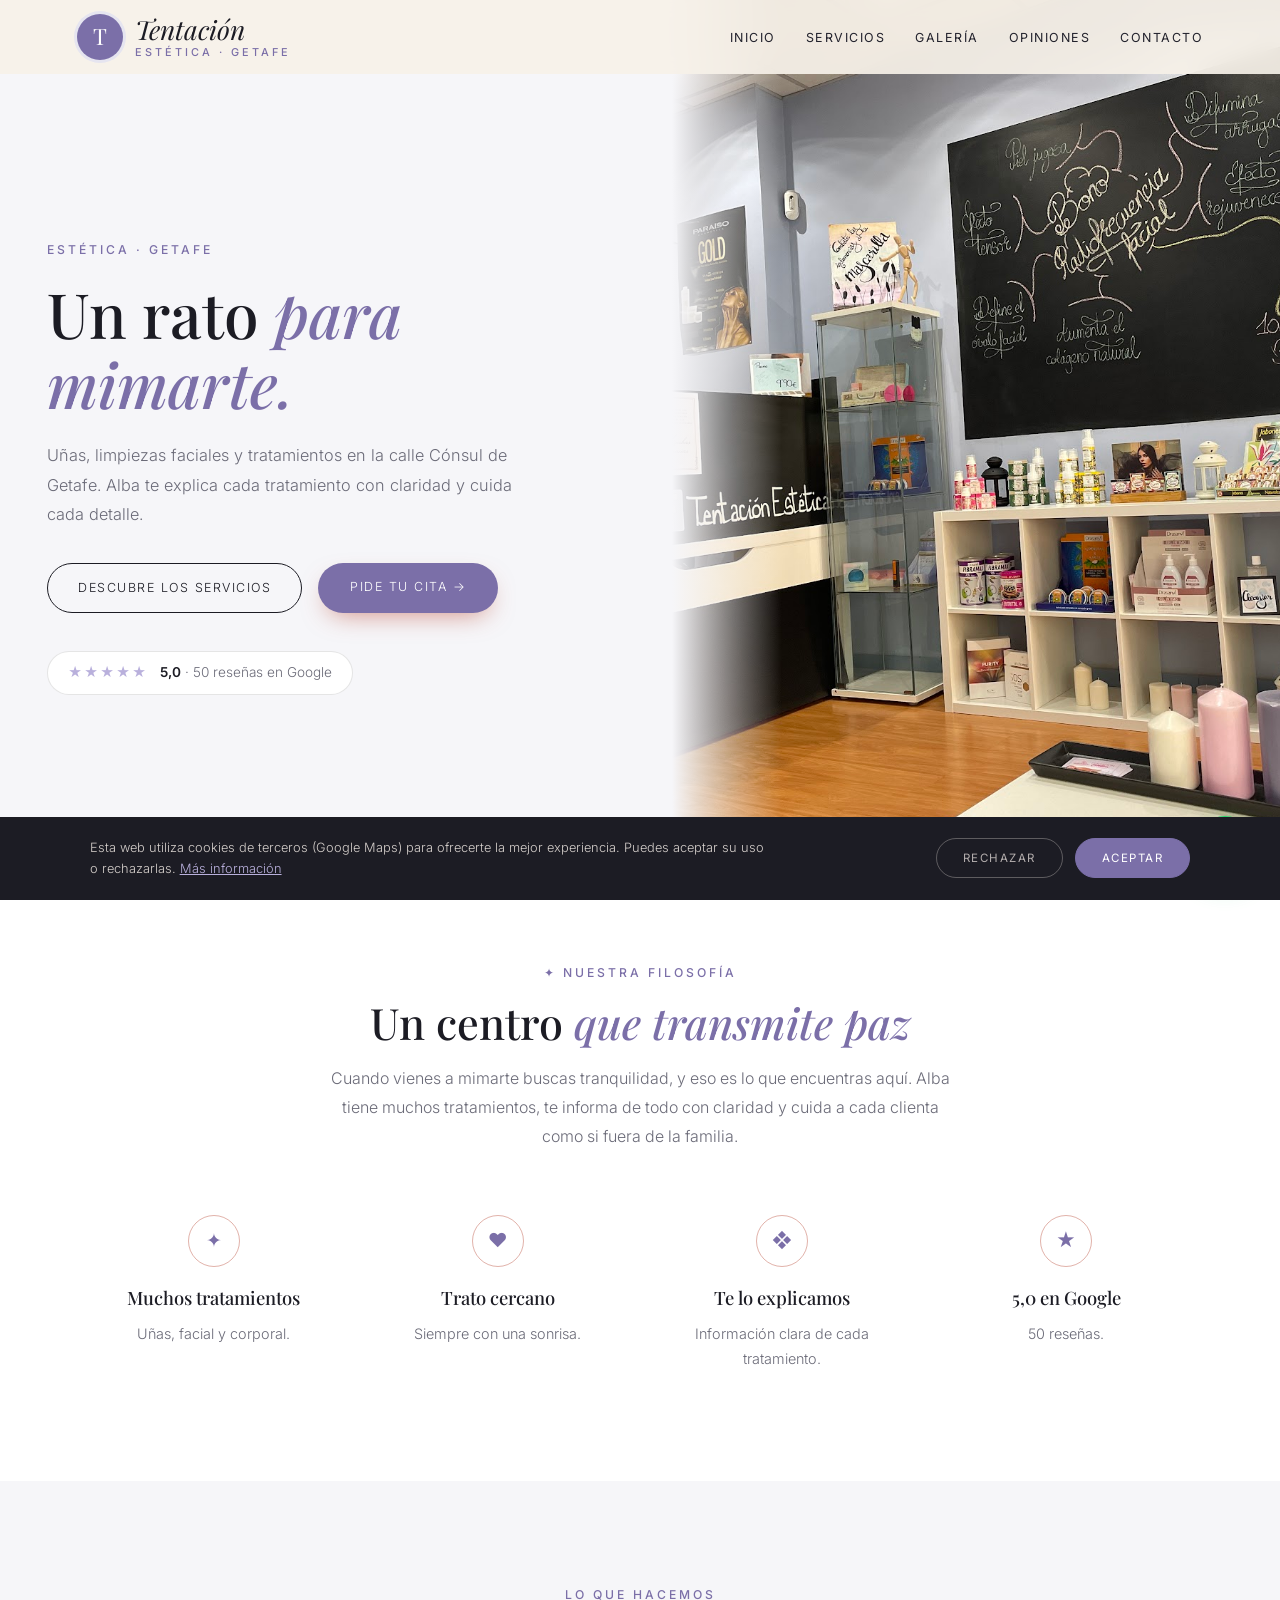
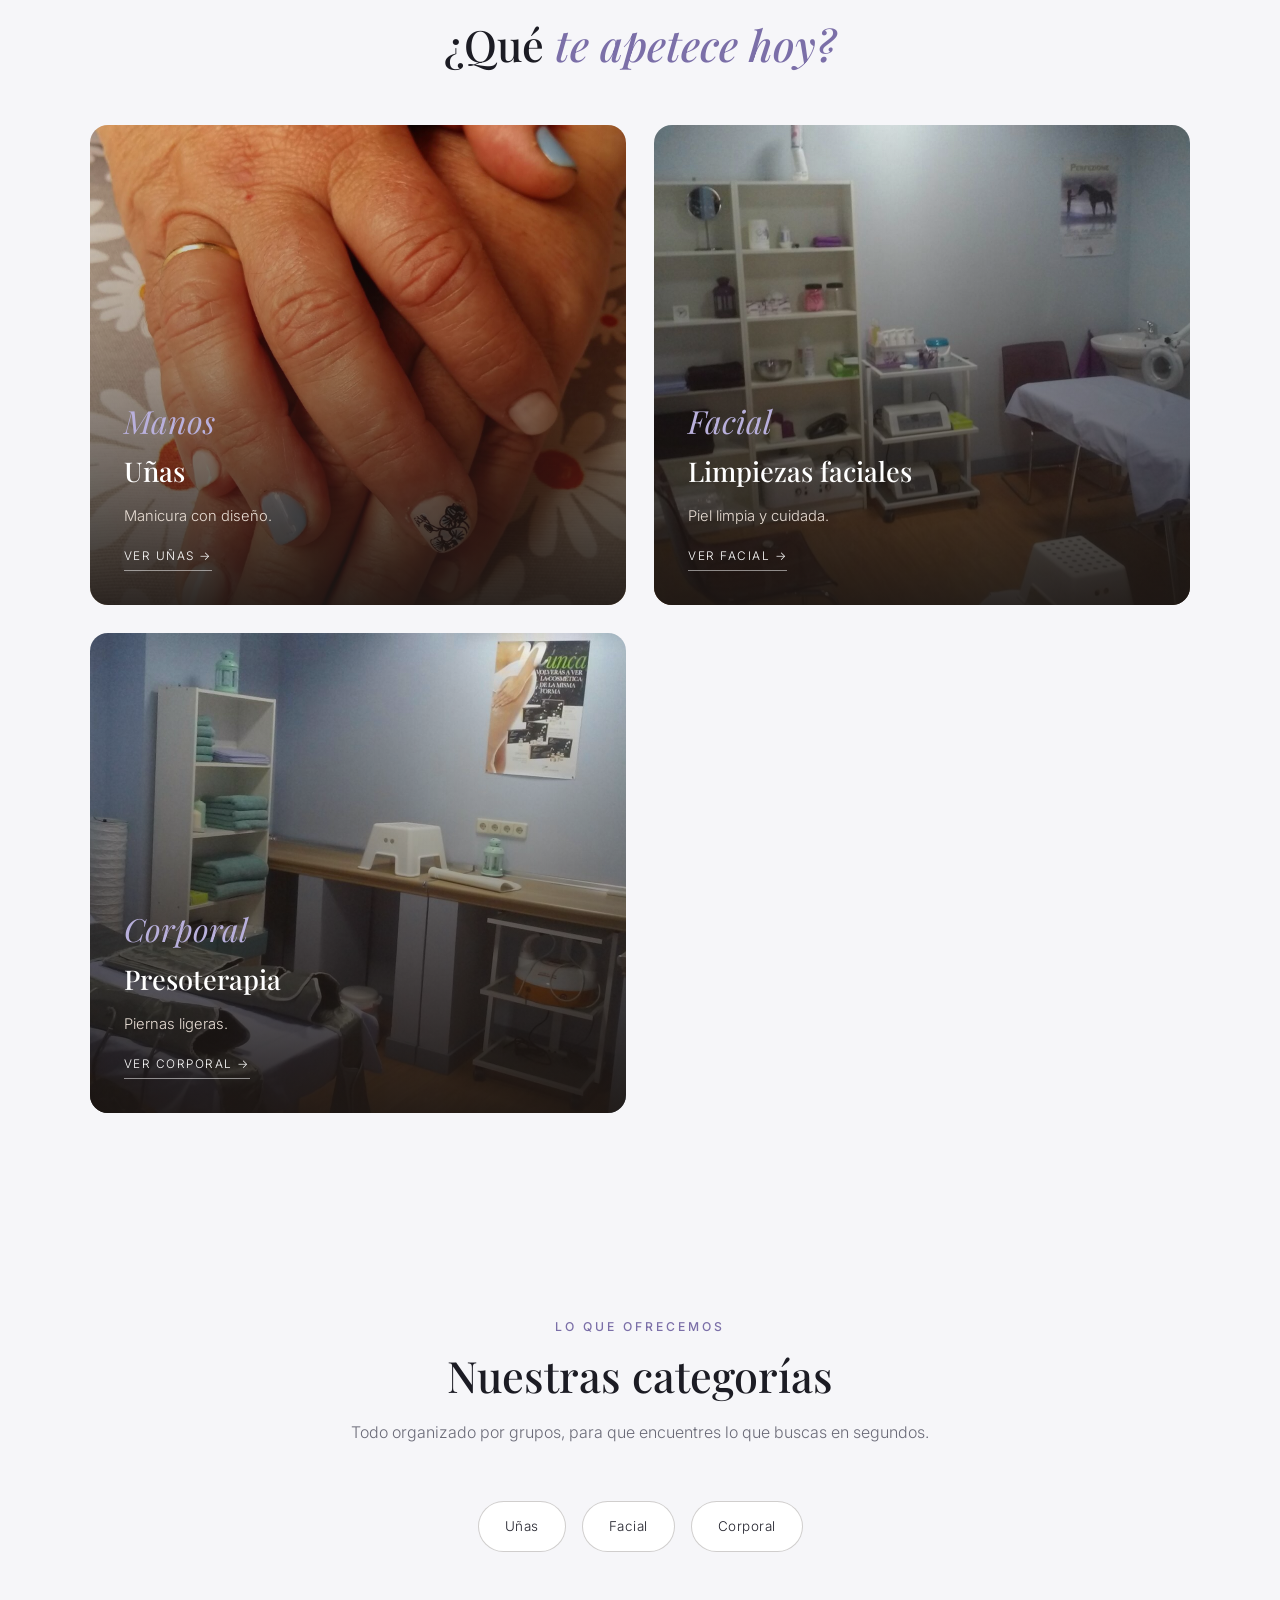
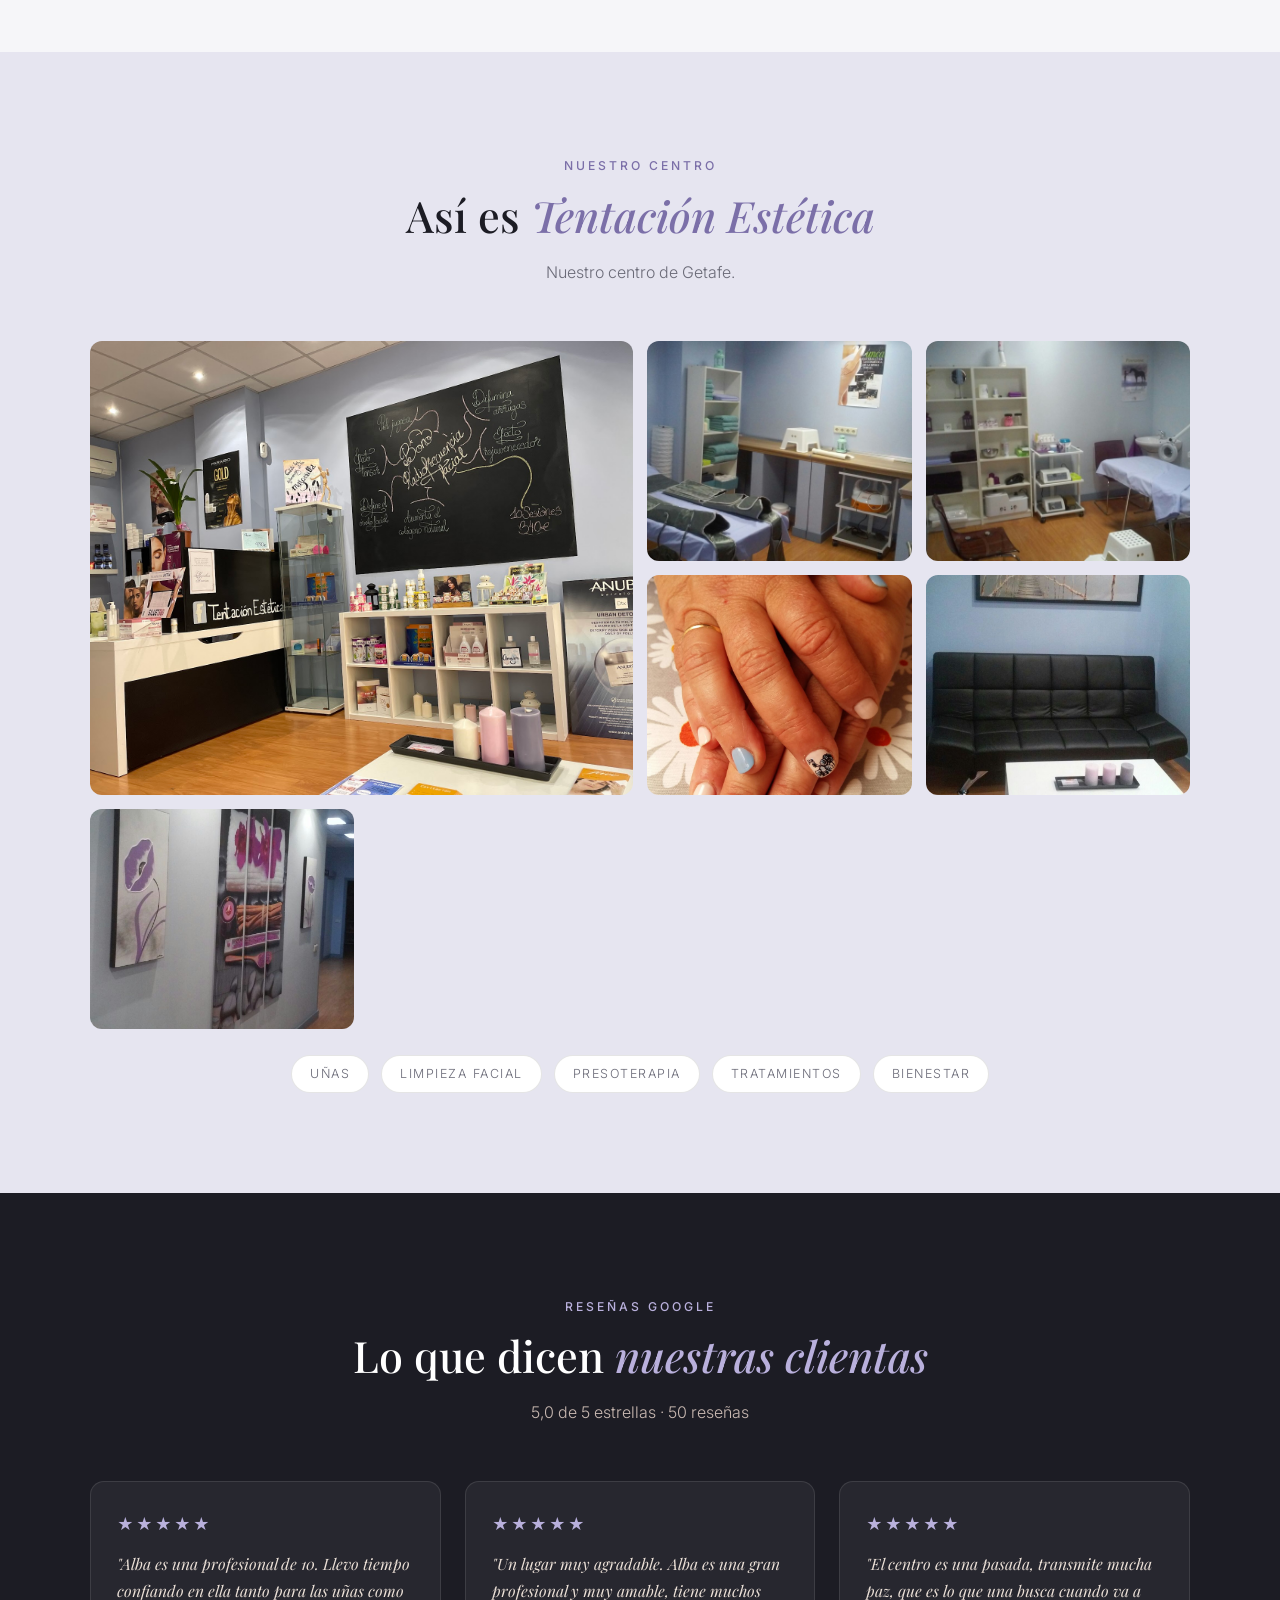
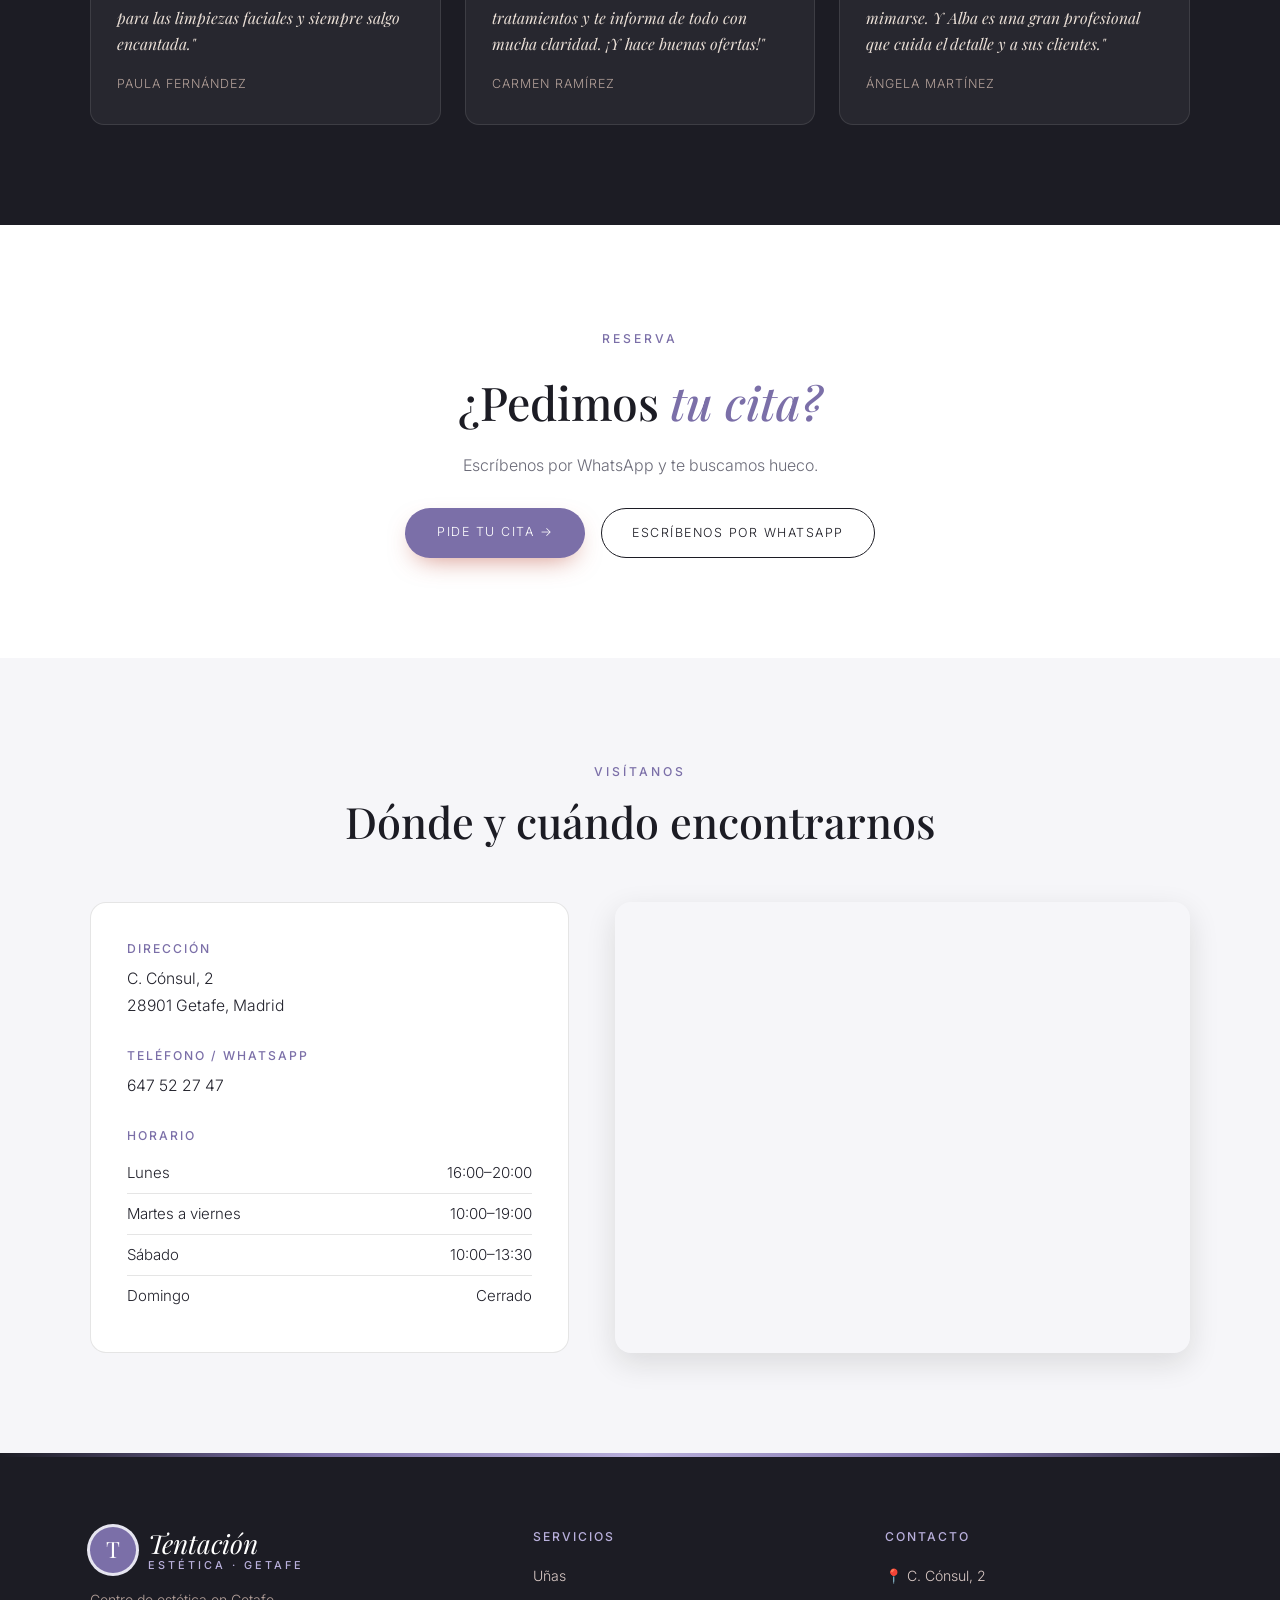
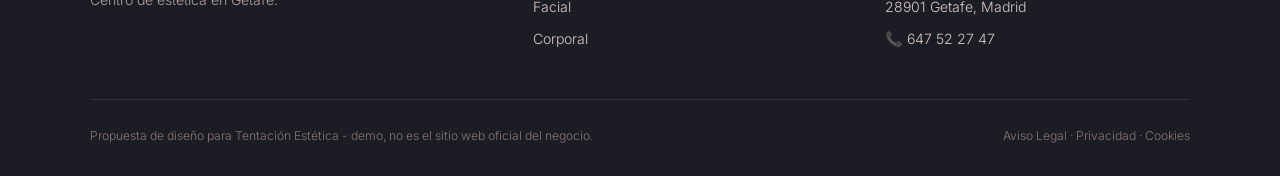
<file: index.html>
<!DOCTYPE html>
<html lang="es">
<head>
<meta charset="UTF-8">
<meta name="viewport" content="width=device-width, initial-scale=1.0">
<title>Tentación Estética — Centro de estética en Getafe</title>
<meta name="description" content="Tentación Estética, centro de estética en la calle Cónsul 2 de Getafe. Uñas, limpiezas faciales, tratamientos corporales y presoterapia. 5★ con 50 reseñas en Google.">
<meta name="theme-color" content="#1c1c24">
<meta property="og:title" content="Tentación Estética · Getafe">
<meta property="og:image" content="maps_07.jpg">

<link rel="preconnect" href="https://fonts.googleapis.com"><link rel="preconnect" href="https://fonts.gstatic.com" crossorigin><link href="https://fonts.googleapis.com/css2?family=Playfair+Display:ital,wght@0,500;0,600;1,500&family=Inter:wght@300;400;500;600&display=swap" rel="stylesheet">
<link rel="stylesheet" href="styles.css">
</head>
<body>

<header id="header">
  <a href="index.html" class="logo" aria-label="Tentación Estética, inicio"><span class="logo-mark">T</span><span class="logo-text"><span class="script">Tentación</span><small>estética · Getafe</small></span></a>
  <nav id="nav" aria-label="Navegación principal"><ul><li><a href="index.html#inicio">Inicio</a></li><li><a href="servicios.html">Servicios</a></li><li><a href="index.html#galeria">Galería</a></li><li><a href="index.html#opiniones">Opiniones</a></li><li><a href="index.html#contacto">Contacto</a></li></ul></nav><button class="nav-toggle" id="navToggle" aria-label="Abrir menú">☰</button>
</header>

<section class="hero" id="inicio">
  <div class="hero-text">
    <span class="eyebrow">Estética · Getafe</span>
    <h1>Un rato <em>para mimarte.</em></h1>
    <p>Uñas, limpiezas faciales y tratamientos en la calle Cónsul de Getafe. Alba te explica cada tratamiento con claridad y cuida cada detalle.</p>
    <div class="hero-ctas">
      <a href="servicios.html" class="btn-outline">Descubre los servicios</a>
      <a href="https://wa.me/34647522747?text=Hola%2C%20he%20visto%20vuestra%20web%20y%20me%20gustar%C3%ADa%20pedir%20cita%20en%20Tentaci%C3%B3n%20Est%C3%A9tica" class="btn-solid" target="_blank" rel="noopener">Pide tu cita →</a>
    </div>
    <a class="hero-rating" href="https://www.google.com/maps/search/?api=1&query=Tentacion+Estetica,+Calle+Consul+2,+Getafe" target="_blank" rel="noopener"><span class="stars">★★★★★</span><span><strong>5,0</strong> · 50 reseñas en Google</span></a>
  </div>
  <div class="hero-img"><img src="maps_07.jpg" alt="Recepción de Tentación Estética en Getafe" style="object-position:center 50%;"></div>
</section>

<section class="trust">
  <div class="section-head">
    <span class="eyebrow">✦ Nuestra filosofía</span>
    <h2>Un centro <em>que transmite paz</em></h2>
    <p>Cuando vienes a mimarte buscas tranquilidad, y eso es lo que encuentras aquí. Alba tiene muchos tratamientos, te informa de todo con claridad y cuida a cada clienta como si fuera de la familia.</p>
  </div>
  <div class="trust-grid">
    <div class="trust-card"><span class="trust-ic">✦</span><h3>Muchos tratamientos</h3><p>Uñas, facial y corporal.</p></div>
    <div class="trust-card"><span class="trust-ic">♥</span><h3>Trato cercano</h3><p>Siempre con una sonrisa.</p></div>
    <div class="trust-card"><span class="trust-ic">❖</span><h3>Te lo explicamos</h3><p>Información clara de cada tratamiento.</p></div>
    <div class="trust-card"><span class="trust-ic">★</span><h3>5,0 en Google</h3><p>50 reseñas.</p></div>
  </div>
</section>

<section class="worlds">
  <div class="section-head">
    <span class="eyebrow">Lo que hacemos</span>
    <h2>¿Qué <em>te apetece hoy?</em></h2>
  </div>
  <div class="worlds-grid">
    <a href="servicios.html#unas" class="world-card"><img src="maps_03.jpg" alt="Uñas"><div class="world-text"><span class="script">Manos</span><h3>Uñas</h3><p>Manicura con diseño.</p><span class="world-link">Ver uñas →</span></div></a>
    <a href="servicios.html#facial" class="world-card"><img src="maps_04.jpg" alt="Limpiezas faciales"><div class="world-text"><span class="script">Facial</span><h3>Limpiezas faciales</h3><p>Piel limpia y cuidada.</p><span class="world-link">Ver facial →</span></div></a>
    <a href="servicios.html#corporal" class="world-card"><img src="maps_02.jpg" alt="Presoterapia"><div class="world-text"><span class="script">Corporal</span><h3>Presoterapia</h3><p>Piernas ligeras.</p><span class="world-link">Ver corporal →</span></div></a>
  </div>
</section>

<section>
  <div class="section-head">
    <span class="eyebrow">Lo que ofrecemos</span>
    <h2>Nuestras categorías</h2>
    <p>Todo organizado por grupos, para que encuentres lo que buscas en segundos.</p>
  </div>
  <div class="cat-pills">
    <a href="servicios.html#unas" class="cat-pill">Uñas</a>
    <a href="servicios.html#facial" class="cat-pill">Facial</a>
    <a href="servicios.html#corporal" class="cat-pill">Corporal</a>
  </div>
</section>

<section class="gallery-wrap" id="galeria">
  <div class="section-head">
    <span class="eyebrow">Nuestro centro</span>
    <h2>Así es <em>Tentación Estética</em></h2>
    <p>Nuestro centro de Getafe.</p>
  </div>
  <div class="gallery">
    <figure class="big"><img src="maps_07.jpg" alt="Recepción" loading="lazy"></figure>
    <figure><img src="maps_02.jpg" alt="Cabina corporal" loading="lazy"></figure>
    <figure><img src="maps_04.jpg" alt="Cabina facial" loading="lazy"></figure>
    <figure><img src="maps_03.jpg" alt="Manicura con diseño" loading="lazy"></figure>
    <figure><img src="maps_09.jpg" alt="Zona de espera" loading="lazy"></figure>
    <figure><img src="maps_01.jpg" alt="Pasillo" loading="lazy"></figure>
  </div>
  <div class="brands"><span>Uñas</span><span>Limpieza facial</span><span>Presoterapia</span><span>Tratamientos</span><span>Bienestar</span></div>
</section>

<section class="reviews-wrap" id="opiniones">
  <div class="section-head">
    <span class="eyebrow">Reseñas Google</span>
    <h2>Lo que dicen <em>nuestras clientas</em></h2>
    <p>5,0 de 5 estrellas · 50 reseñas</p>
  </div>
  <div class="review-grid">
    <div class="review-card"><div class="stars">★★★★★</div><p>"Alba es una profesional de 10. Llevo tiempo confiando en ella tanto para las uñas como para las limpiezas faciales y siempre salgo encantada."</p><cite>Paula Fernández</cite></div>
    <div class="review-card"><div class="stars">★★★★★</div><p>"Un lugar muy agradable. Alba es una gran profesional y muy amable, tiene muchos tratamientos y te informa de todo con mucha claridad. ¡Y hace buenas ofertas!"</p><cite>Carmen Ramírez</cite></div>
    <div class="review-card"><div class="stars">★★★★★</div><p>"El centro es una pasada, transmite mucha paz, que es lo que una busca cuando va a mimarse. Y Alba es una gran profesional que cuida el detalle y a sus clientes."</p><cite>Ángela Martínez</cite></div>
  </div>
</section>

<section class="cta-section">
  <span class="eyebrow">Reserva</span>
  <h2>¿Pedimos <em>tu cita?</em></h2>
  <p>Escríbenos por WhatsApp y te buscamos hueco.</p>
  <div class="cta-row">
    <a href="https://wa.me/34647522747?text=Hola%2C%20he%20visto%20vuestra%20web%20y%20me%20gustar%C3%ADa%20pedir%20cita%20en%20Tentaci%C3%B3n%20Est%C3%A9tica" class="btn-solid" target="_blank" rel="noopener">Pide tu cita →</a>
    <a href="https://wa.me/34647522747?text=Hola%2C%20he%20visto%20vuestra%20web%20y%20me%20gustar%C3%ADa%20pedir%20cita%20en%20Tentaci%C3%B3n%20Est%C3%A9tica" class="btn-outline" target="_blank" rel="noopener">Escríbenos por WhatsApp</a>
  </div>
</section>

<section class="contact-section" id="contacto">
  <div class="section-head">
    <span class="eyebrow">Visítanos</span>
    <h2>Dónde y cuándo encontrarnos</h2>
  </div>
  <div class="contact-grid">
    <div class="contact-info">
      <div class="contact-block"><h3>Dirección</h3><p>C. Cónsul, 2<br>28901 Getafe, Madrid</p></div>
      <div class="contact-block"><h3>Teléfono / WhatsApp</h3><p><a href="tel:+34647522747">647 52 27 47</a></p></div>
      <div class="contact-block"><h3>Horario</h3><ul class="hours-list"><li><span>Lunes</span><span>16:00–20:00</span></li><li><span>Martes a viernes</span><span>10:00–19:00</span></li><li><span>Sábado</span><span>10:00–13:30</span></li><li><span>Domingo</span><span>Cerrado</span></li></ul></div>
      
    </div>
    <div class="contact-map">
      <iframe title="Mapa de Tentación Estética" src="https://www.google.com/maps?q=Tentacion+Estetica,+Calle+Consul+2,+Getafe&output=embed" width="100%" height="100%" style="border:0;" allowfullscreen="" loading="lazy" referrerpolicy="no-referrer-when-downgrade"></iframe>
    </div>
  </div>
</section>

<footer>
  <div class="footer-grid">
    <div class="footer-brand">
      <a href="index.html" class="logo light"><span class="logo-mark">T</span><span class="logo-text"><span class="script">Tentación</span><small>estética · Getafe</small></span></a>
      <p>Centro de estética en Getafe.</p>
    </div>
    <div><h4>Servicios</h4><ul><li><a href="servicios.html#unas">Uñas</a></li><li><a href="servicios.html#facial">Facial</a></li><li><a href="servicios.html#corporal">Corporal</a></li></ul></div>
    <div><h4>Contacto</h4><ul><li>📍 C. Cónsul, 2</li><li>28901 Getafe, Madrid</li><li>📞 <a href="tel:+34647522747">647 52 27 47</a></li></ul></div>
  </div>
  <div class="footer-bottom">
    <span>Propuesta de diseño para Tentación Estética - demo, no es el sitio web oficial del negocio.</span>
    <span><a href="aviso-legal.html">Aviso Legal</a> &middot; <a href="politica-privacidad.html">Privacidad</a> &middot; <a href="politica-cookies.html">Cookies</a></span>
  </div>
</footer>

<div id="cookie-banner" class="cookie-banner"><p>Esta web utiliza cookies de terceros (Google Maps) para ofrecerte la mejor experiencia. Puedes aceptar su uso o rechazarlas. <a href="politica-cookies.html">Más información</a></p><div class="cookie-actions"><button onclick="setCookieChoice('rejected')" class="ck-reject">Rechazar</button><button onclick="setCookieChoice('accepted')" class="ck-accept">Aceptar</button></div></div>
<div class="social-fabs"><a class="wa-fab" href="https://wa.me/34647522747?text=Hola%2C%20he%20visto%20vuestra%20web%20y%20me%20gustar%C3%ADa%20pedir%20cita%20en%20Tentaci%C3%B3n%20Est%C3%A9tica" target="_blank" rel="noopener" aria-label="Escribir por WhatsApp"><svg width="28" height="28" viewBox="0 0 24 24" fill="white"><path d="M17.5 14.4c-.3-.1-1.8-.9-2-1s-.5-.1-.7.1-.8 1-.9 1.2-.3.2-.6.1a8.2 8.2 0 0 1-2.4-1.5 9 9 0 0 1-1.7-2.1c-.2-.3 0-.5.1-.6l.4-.5.3-.5v-.5l-.9-2.2c-.2-.6-.5-.5-.7-.5h-.6a1.1 1.1 0 0 0-.8.4 3.4 3.4 0 0 0-1 2.5 5.9 5.9 0 0 0 1.2 3.1 13.5 13.5 0 0 0 5.2 4.6c2.6 1 2.6.7 3.1.6a2.6 2.6 0 0 0 1.7-1.2 2.1 2.1 0 0 0 .2-1.2c-.1-.1-.3-.2-.6-.3ZM12 21.8a9.8 9.8 0 0 1-5-1.4l-.4-.2-3.7 1 1-3.6-.2-.4A9.8 9.8 0 1 1 12 21.8Zm8.4-18.3A11.8 11.8 0 0 0 1.8 17.7L.2 23.8l6.3-1.6a11.8 11.8 0 0 0 5.6 1.4A11.8 11.8 0 0 0 20.4 3.5Z"/></svg></a></div>
<script src="main.js"></script>
</body>
</html>
</file>
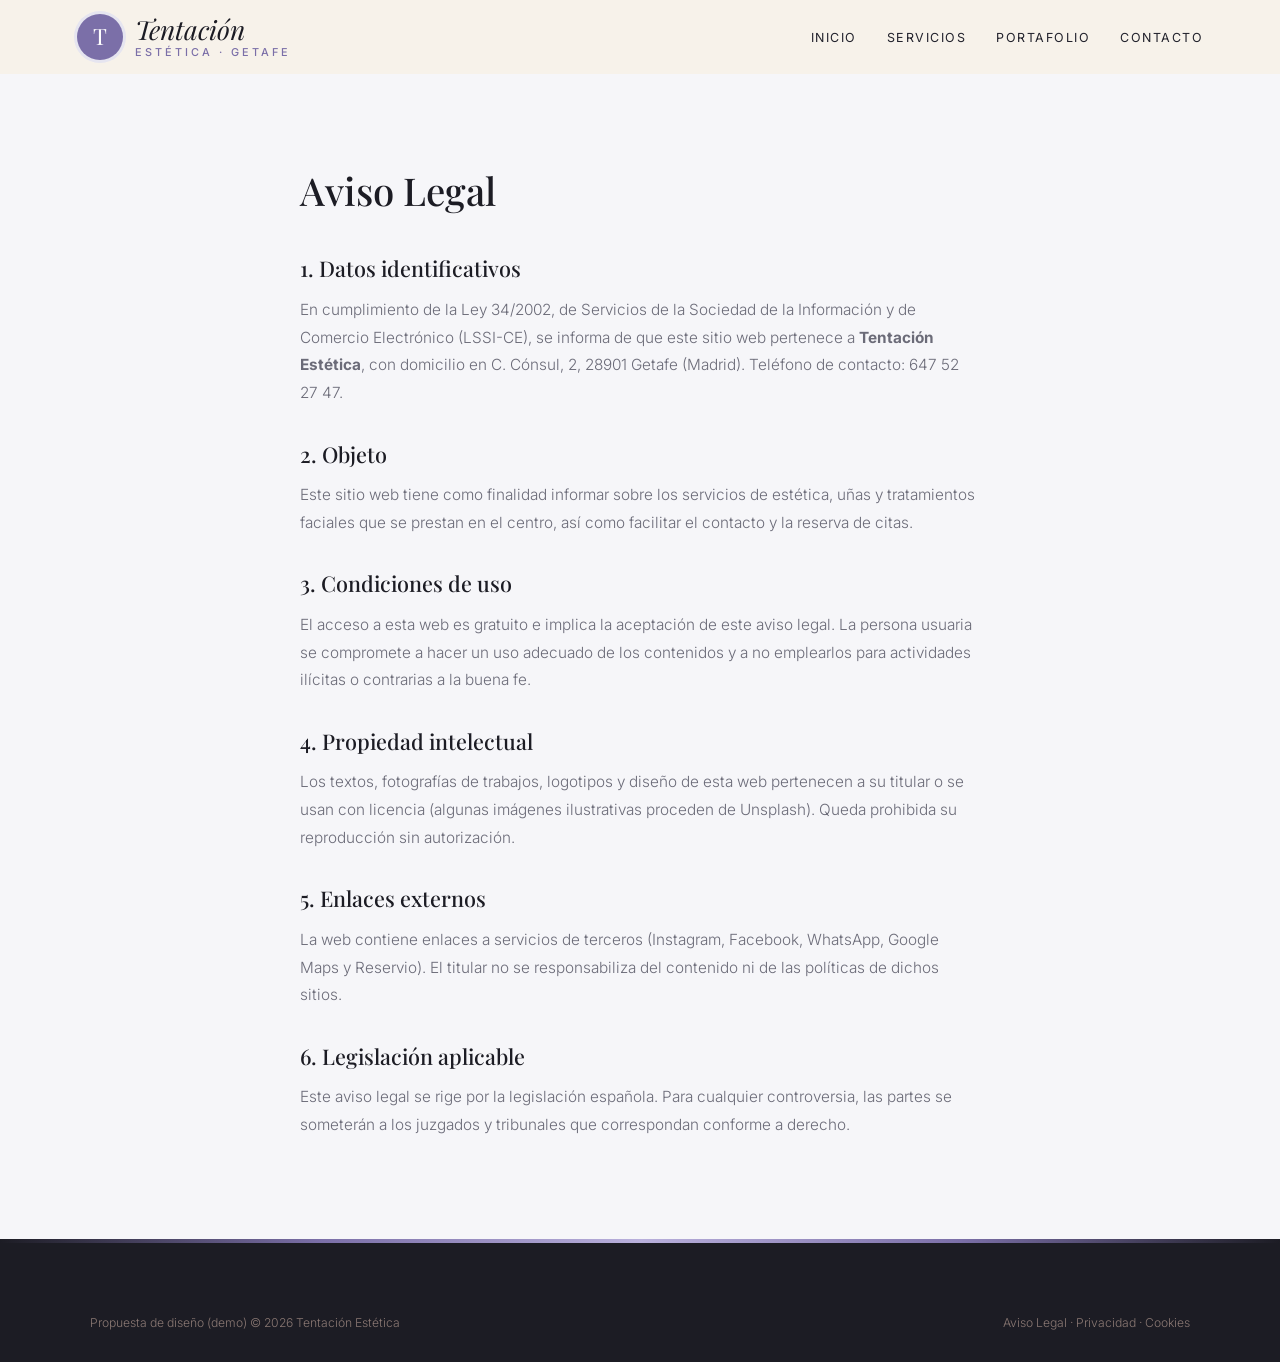
<file: aviso-legal.html>
<!DOCTYPE html>
<html lang="es">
<head>
<meta charset="UTF-8">
<meta name="viewport" content="width=device-width, initial-scale=1.0">
<title>Aviso Legal — Tentación Estética</title>
<meta name="robots" content="noindex">

<link rel="preconnect" href="https://fonts.googleapis.com">
<link href="https://fonts.googleapis.com/css2?family=Playfair+Display:ital,wght@0,500;0,600;1,500&family=Inter:wght@300;400;500;600&display=swap" rel="stylesheet">
<link rel="stylesheet" href="styles.css">
</head>
<body>
<header id="header" class="scrolled">
  <a href="index.html" class="logo" aria-label="Tentación Estética, inicio">
    <span class="logo-mark">T</span>
    <span class="logo-text"><span class="script">Tentación</span><small>estética · Getafe</small></span>
  </a>
  <nav id="nav" aria-label="Navegación principal">
    <ul>
      <li><a href="index.html#inicio">Inicio</a></li>
      <li><a href="servicios.html">Servicios</a></li>
      <li><a href="portafolio.html">Portafolio</a></li>
      <li><a href="index.html#contacto">Contacto</a></li>
    </ul>
  </nav>
  <button class="nav-toggle" id="navToggle" aria-label="Abrir menú">☰</button>
</header>
<main class="legal"><h1>Aviso Legal</h1>
<h2>1. Datos identificativos</h2>
<p>En cumplimiento de la Ley 34/2002, de Servicios de la Sociedad de la Información y de Comercio Electrónico (LSSI-CE), se informa de que este sitio web pertenece a <strong>Tentación Estética</strong>, con domicilio en C. Cónsul, 2, 28901 Getafe (Madrid). Teléfono de contacto: 647 52 27 47.</p>
<h2>2. Objeto</h2>
<p>Este sitio web tiene como finalidad informar sobre los servicios de estética, uñas y tratamientos faciales que se prestan en el centro, así como facilitar el contacto y la reserva de citas.</p>
<h2>3. Condiciones de uso</h2>
<p>El acceso a esta web es gratuito e implica la aceptación de este aviso legal. La persona usuaria se compromete a hacer un uso adecuado de los contenidos y a no emplearlos para actividades ilícitas o contrarias a la buena fe.</p>
<h2>4. Propiedad intelectual</h2>
<p>Los textos, fotografías de trabajos, logotipos y diseño de esta web pertenecen a su titular o se usan con licencia (algunas imágenes ilustrativas proceden de Unsplash). Queda prohibida su reproducción sin autorización.</p>
<h2>5. Enlaces externos</h2>
<p>La web contiene enlaces a servicios de terceros (Instagram, Facebook, WhatsApp, Google Maps y Reservio). El titular no se responsabiliza del contenido ni de las políticas de dichos sitios.</p>
<h2>6. Legislación aplicable</h2>
<p>Este aviso legal se rige por la legislación española. Para cualquier controversia, las partes se someterán a los juzgados y tribunales que correspondan conforme a derecho.</p></main>
<footer>
  <div class="footer-bottom" style="margin-top:0">
    <span>Propuesta de diseño (demo) © 2026 Tentación Estética</span>
    <span><a href="aviso-legal.html">Aviso Legal</a> &middot; <a href="politica-privacidad.html">Privacidad</a> &middot; <a href="politica-cookies.html">Cookies</a></span>
  </div>
</footer>
<script src="main.js"></script>
</body>
</html>
</file>
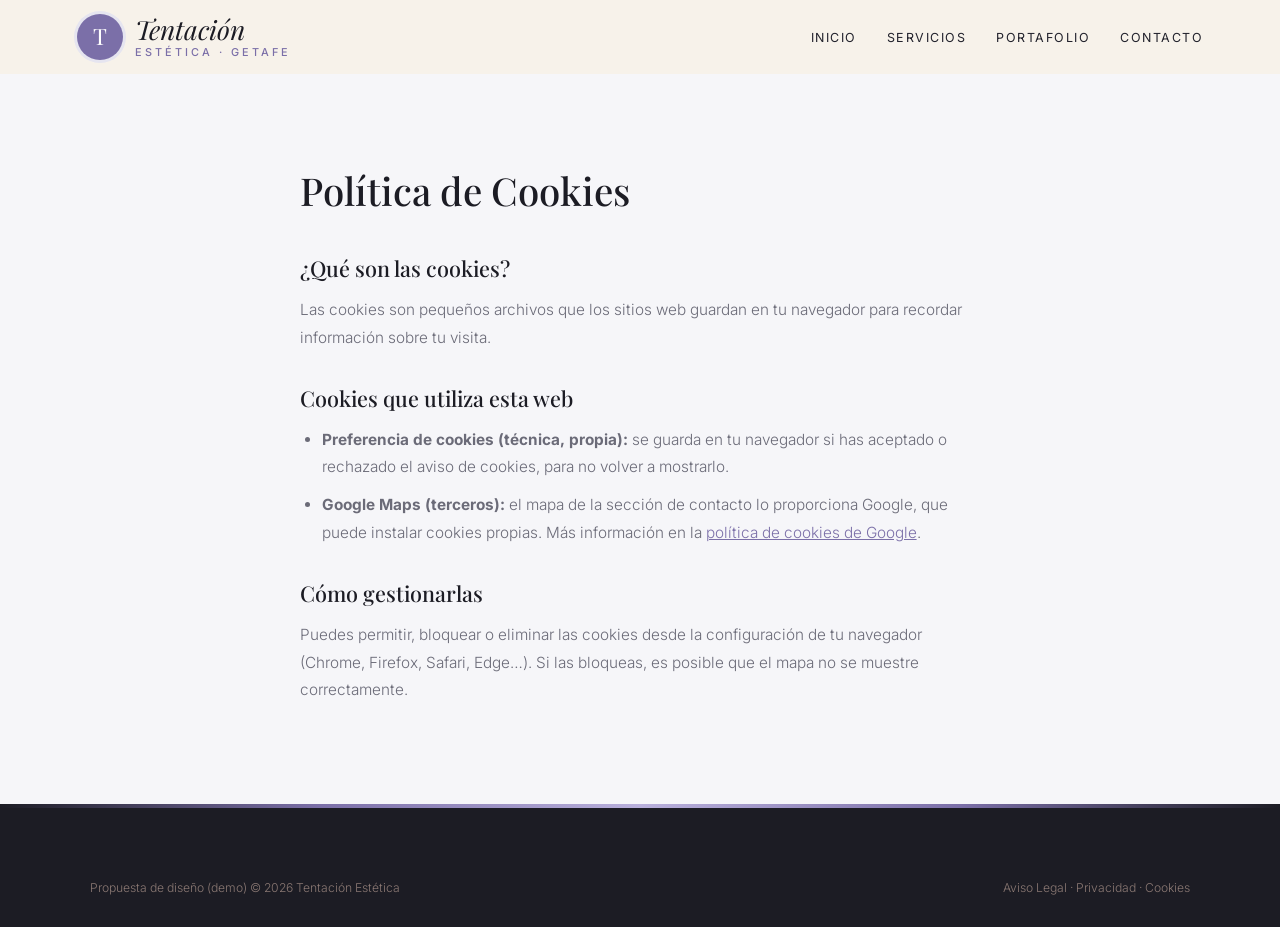
<file: politica-cookies.html>
<!DOCTYPE html>
<html lang="es">
<head>
<meta charset="UTF-8">
<meta name="viewport" content="width=device-width, initial-scale=1.0">
<title>Política de Cookies — Tentación Estética</title>
<meta name="robots" content="noindex">

<link rel="preconnect" href="https://fonts.googleapis.com">
<link href="https://fonts.googleapis.com/css2?family=Playfair+Display:ital,wght@0,500;0,600;1,500&family=Inter:wght@300;400;500;600&display=swap" rel="stylesheet">
<link rel="stylesheet" href="styles.css">
</head>
<body>
<header id="header" class="scrolled">
  <a href="index.html" class="logo" aria-label="Tentación Estética, inicio">
    <span class="logo-mark">T</span>
    <span class="logo-text"><span class="script">Tentación</span><small>estética · Getafe</small></span>
  </a>
  <nav id="nav" aria-label="Navegación principal">
    <ul>
      <li><a href="index.html#inicio">Inicio</a></li>
      <li><a href="servicios.html">Servicios</a></li>
      <li><a href="portafolio.html">Portafolio</a></li>
      <li><a href="index.html#contacto">Contacto</a></li>
    </ul>
  </nav>
  <button class="nav-toggle" id="navToggle" aria-label="Abrir menú">☰</button>
</header>
<main class="legal"><h1>Política de Cookies</h1>
<h2>¿Qué son las cookies?</h2>
<p>Las cookies son pequeños archivos que los sitios web guardan en tu navegador para recordar información sobre tu visita.</p>
<h2>Cookies que utiliza esta web</h2>
<ul>
<li><strong>Preferencia de cookies (técnica, propia):</strong> se guarda en tu navegador si has aceptado o rechazado el aviso de cookies, para no volver a mostrarlo.</li>
<li><strong>Google Maps (terceros):</strong> el mapa de la sección de contacto lo proporciona Google, que puede instalar cookies propias. Más información en la <a href="https://policies.google.com/technologies/cookies" target="_blank" rel="noopener">política de cookies de Google</a>.</li>
</ul>
<h2>Cómo gestionarlas</h2>
<p>Puedes permitir, bloquear o eliminar las cookies desde la configuración de tu navegador (Chrome, Firefox, Safari, Edge…). Si las bloqueas, es posible que el mapa no se muestre correctamente.</p></main>
<footer>
  <div class="footer-bottom" style="margin-top:0">
    <span>Propuesta de diseño (demo) © 2026 Tentación Estética</span>
    <span><a href="aviso-legal.html">Aviso Legal</a> &middot; <a href="politica-privacidad.html">Privacidad</a> &middot; <a href="politica-cookies.html">Cookies</a></span>
  </div>
</footer>
<script src="main.js"></script>
</body>
</html>
</file>
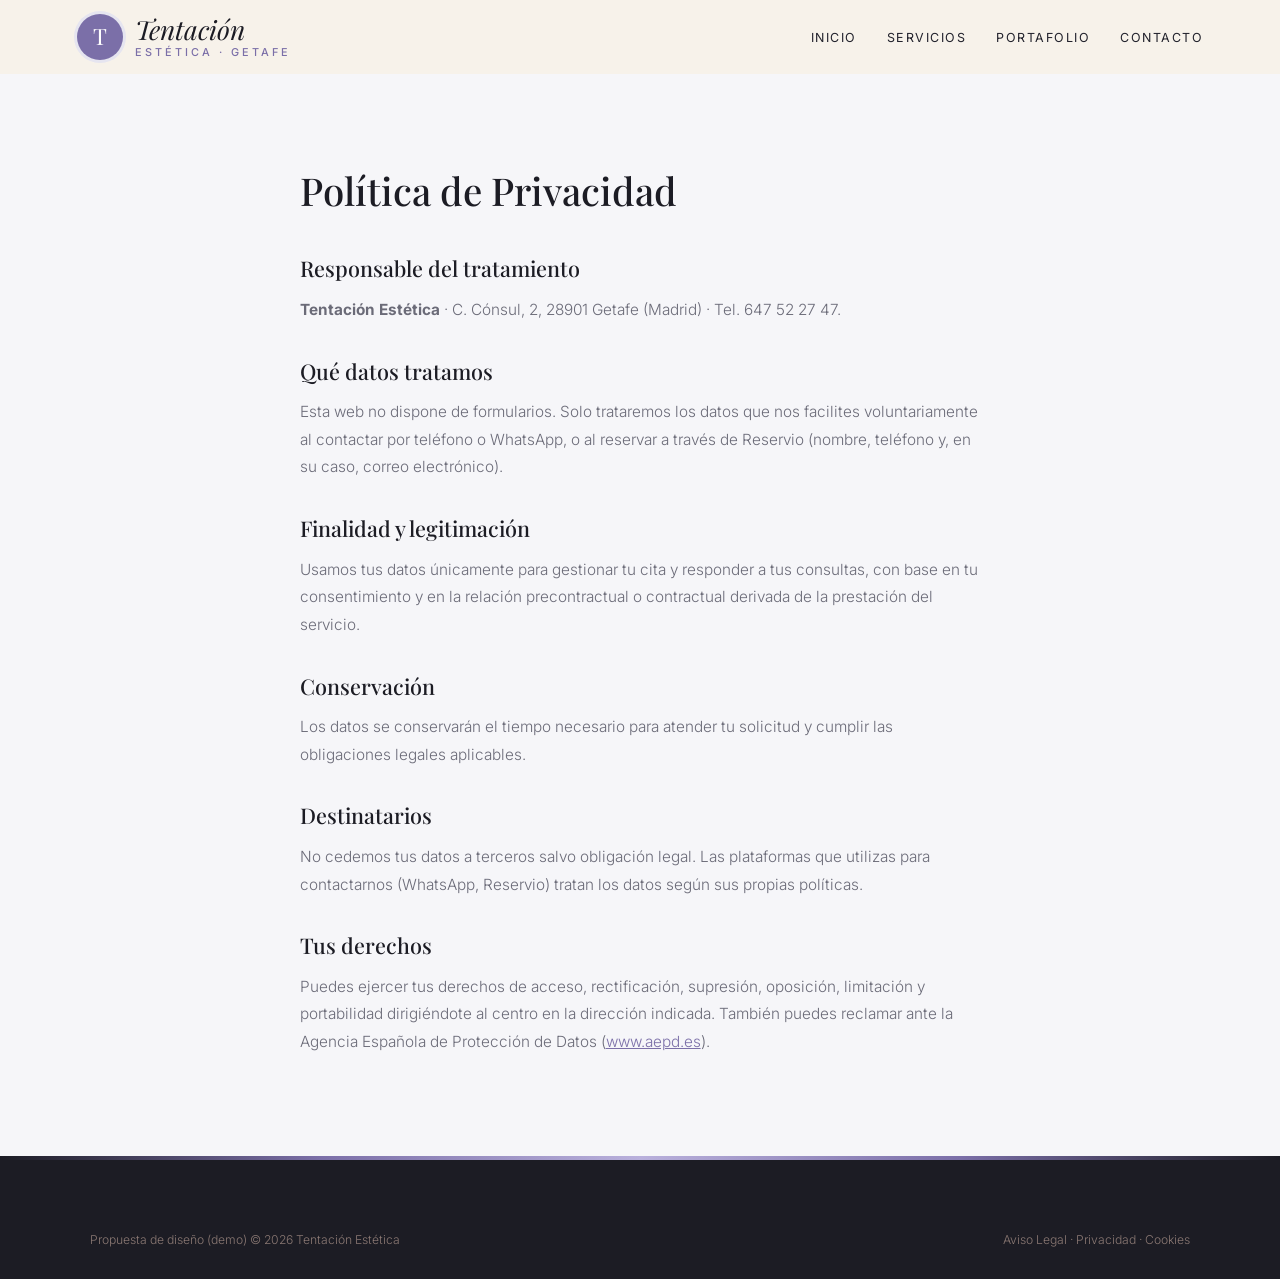
<file: politica-privacidad.html>
<!DOCTYPE html>
<html lang="es">
<head>
<meta charset="UTF-8">
<meta name="viewport" content="width=device-width, initial-scale=1.0">
<title>Política de Privacidad — Tentación Estética</title>
<meta name="robots" content="noindex">

<link rel="preconnect" href="https://fonts.googleapis.com">
<link href="https://fonts.googleapis.com/css2?family=Playfair+Display:ital,wght@0,500;0,600;1,500&family=Inter:wght@300;400;500;600&display=swap" rel="stylesheet">
<link rel="stylesheet" href="styles.css">
</head>
<body>
<header id="header" class="scrolled">
  <a href="index.html" class="logo" aria-label="Tentación Estética, inicio">
    <span class="logo-mark">T</span>
    <span class="logo-text"><span class="script">Tentación</span><small>estética · Getafe</small></span>
  </a>
  <nav id="nav" aria-label="Navegación principal">
    <ul>
      <li><a href="index.html#inicio">Inicio</a></li>
      <li><a href="servicios.html">Servicios</a></li>
      <li><a href="portafolio.html">Portafolio</a></li>
      <li><a href="index.html#contacto">Contacto</a></li>
    </ul>
  </nav>
  <button class="nav-toggle" id="navToggle" aria-label="Abrir menú">☰</button>
</header>
<main class="legal"><h1>Política de Privacidad</h1>
<h2>Responsable del tratamiento</h2>
<p><strong>Tentación Estética</strong> · C. Cónsul, 2, 28901 Getafe (Madrid) · Tel. 647 52 27 47.</p>
<h2>Qué datos tratamos</h2>
<p>Esta web no dispone de formularios. Solo trataremos los datos que nos facilites voluntariamente al contactar por teléfono o WhatsApp, o al reservar a través de Reservio (nombre, teléfono y, en su caso, correo electrónico).</p>
<h2>Finalidad y legitimación</h2>
<p>Usamos tus datos únicamente para gestionar tu cita y responder a tus consultas, con base en tu consentimiento y en la relación precontractual o contractual derivada de la prestación del servicio.</p>
<h2>Conservación</h2>
<p>Los datos se conservarán el tiempo necesario para atender tu solicitud y cumplir las obligaciones legales aplicables.</p>
<h2>Destinatarios</h2>
<p>No cedemos tus datos a terceros salvo obligación legal. Las plataformas que utilizas para contactarnos (WhatsApp, Reservio) tratan los datos según sus propias políticas.</p>
<h2>Tus derechos</h2>
<p>Puedes ejercer tus derechos de acceso, rectificación, supresión, oposición, limitación y portabilidad dirigiéndote al centro en la dirección indicada. También puedes reclamar ante la Agencia Española de Protección de Datos (<a href="https://www.aepd.es" target="_blank" rel="noopener">www.aepd.es</a>).</p></main>
<footer>
  <div class="footer-bottom" style="margin-top:0">
    <span>Propuesta de diseño (demo) © 2026 Tentación Estética</span>
    <span><a href="aviso-legal.html">Aviso Legal</a> &middot; <a href="politica-privacidad.html">Privacidad</a> &middot; <a href="politica-cookies.html">Cookies</a></span>
  </div>
</footer>
<script src="main.js"></script>
</body>
</html>
</file>
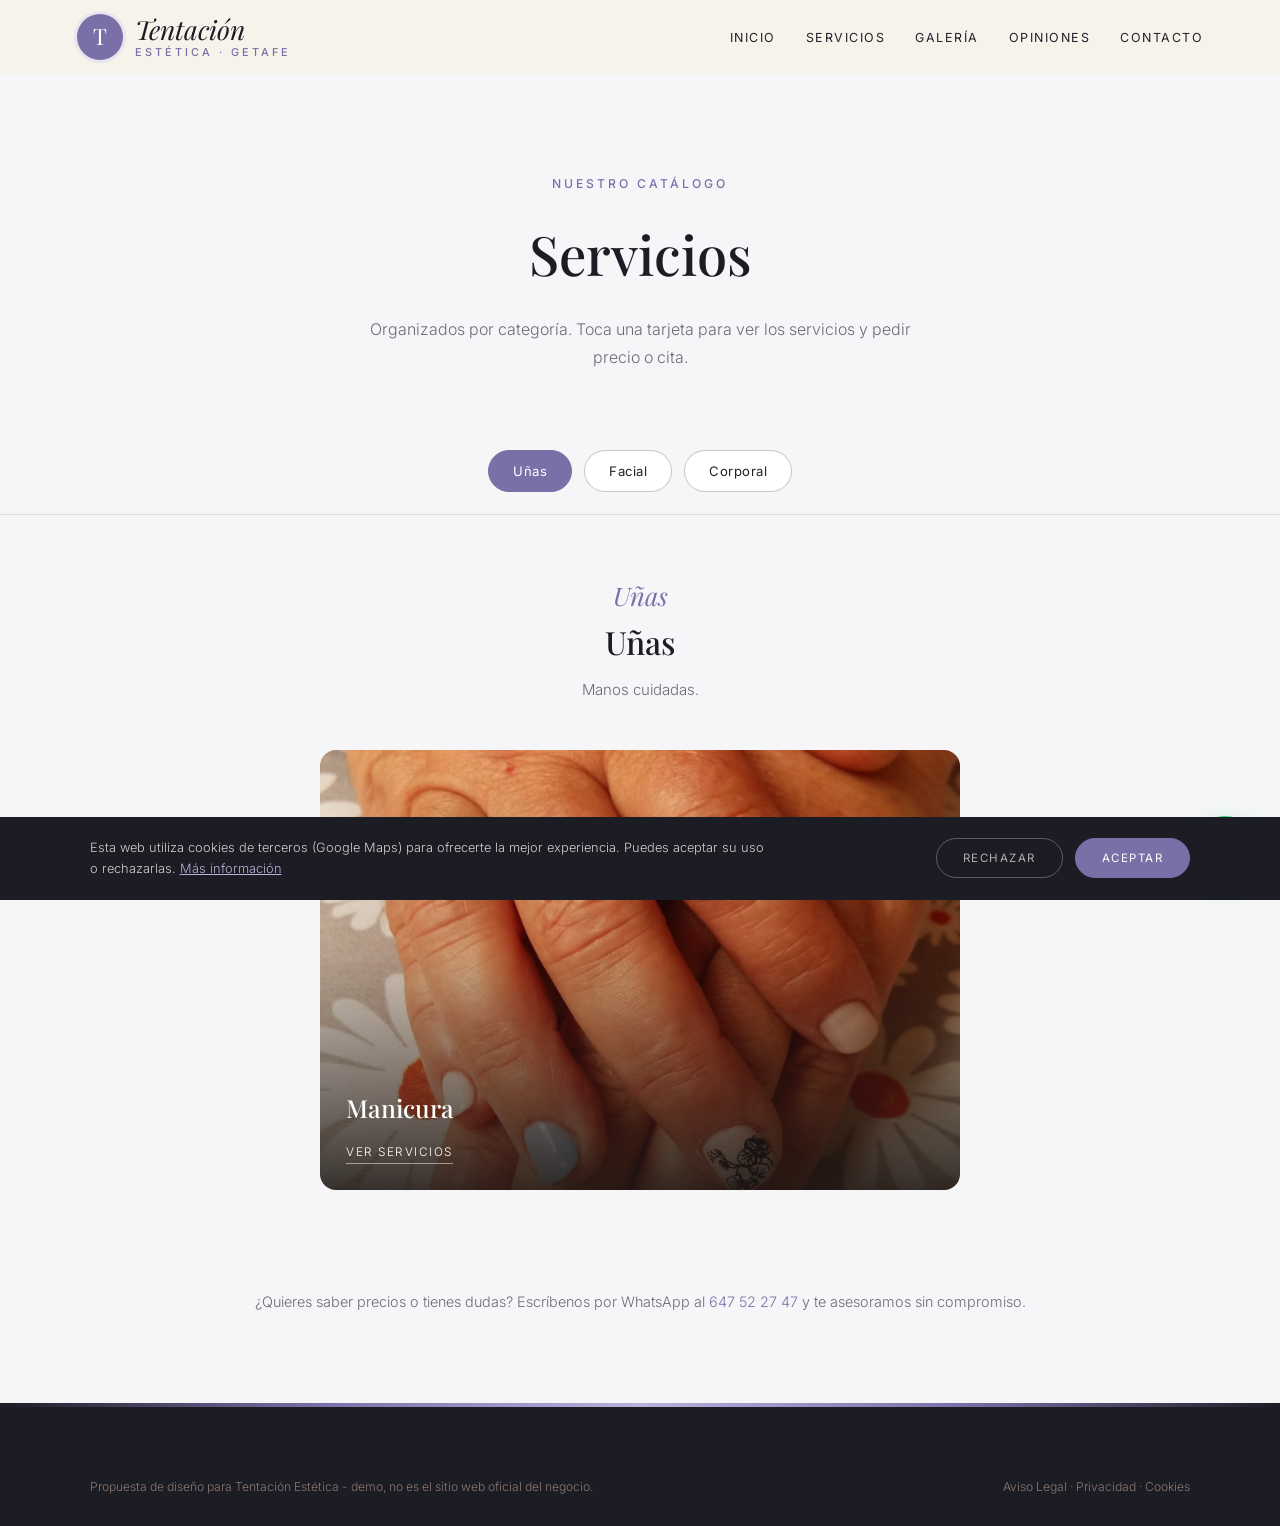
<file: servicios.html>
<!DOCTYPE html>
<html lang="es">
<head>
<meta charset="UTF-8">
<meta name="viewport" content="width=device-width, initial-scale=1.0">
<title>Servicios — Tentación Estética · Getafe</title>
<meta name="description" content="Servicios de Tentación Estética en Getafe.">

<link rel="preconnect" href="https://fonts.googleapis.com"><link rel="preconnect" href="https://fonts.gstatic.com" crossorigin><link href="https://fonts.googleapis.com/css2?family=Playfair+Display:ital,wght@0,500;0,600;1,500&family=Inter:wght@300;400;500;600&display=swap" rel="stylesheet">
<link rel="stylesheet" href="styles.css">
</head>
<body>

<header id="header" class="scrolled">
  <a href="index.html" class="logo" aria-label="Tentación Estética, inicio"><span class="logo-mark">T</span><span class="logo-text"><span class="script">Tentación</span><small>estética · Getafe</small></span></a>
  <nav id="nav" aria-label="Navegación principal"><ul><li><a href="index.html#inicio">Inicio</a></li><li><a href="servicios.html">Servicios</a></li><li><a href="index.html#galeria">Galería</a></li><li><a href="index.html#opiniones">Opiniones</a></li><li><a href="index.html#contacto">Contacto</a></li></ul></nav><button class="nav-toggle" id="navToggle" aria-label="Abrir menú">☰</button>
</header>

<div class="page-hero">
  <span class="eyebrow">Nuestro catálogo</span>
  <h1>Servicios</h1>
  <p>Organizados por categoría. Toca una tarjeta para ver los servicios y pedir precio o cita.</p>
</div>

<div class="tabs">
  <button class="tab-btn active" data-tab="unas">Uñas</button>
  <button class="tab-btn" data-tab="facial">Facial</button>
  <button class="tab-btn" data-tab="corporal">Corporal</button>
  
</div>

<div class="tab-panel active" id="unas">
  <div class="tab-intro"><span class="script">Uñas</span><h2>Uñas</h2><p>Manos cuidadas.</p></div>
  <div class="cat-grid single">
    <div class="cat-card" onclick="openModal('manicura')"><img src="maps_03.jpg" alt="Manicura" loading="lazy"><div class="cat-card-text"><h3>Manicura</h3><span>Ver servicios</span></div></div>
  </div>
</div>

<div class="tab-panel" id="facial">
  <div class="tab-intro"><span class="script">Facial</span><h2>Facial</h2><p>Tu piel, en buenas manos.</p></div>
  <div class="cat-grid single">
    <div class="cat-card" onclick="openModal('limpieza')"><img src="maps_04.jpg" alt="Limpieza facial" loading="lazy"><div class="cat-card-text"><h3>Limpieza facial</h3><span>Ver servicios</span></div></div>
  </div>
</div>

<div class="tab-panel" id="corporal">
  <div class="tab-intro"><span class="script">Corporal</span><h2>Corporal</h2><p>Pregúntanos por WhatsApp.</p></div>
  <div class="cat-grid single">
    <div class="cat-card" onclick="openModal('presoterapia')"><img src="maps_02.jpg" alt="Presoterapia" loading="lazy"><div class="cat-card-text"><h3>Presoterapia</h3><span>Ver servicios</span></div></div>
  </div>
</div>


<p class="services-note">¿Quieres saber precios o tienes dudas? Escríbenos por WhatsApp al <a href="https://wa.me/34647522747" target="_blank" rel="noopener" style="color:var(--red)">647 52 27 47</a> y te asesoramos sin compromiso.</p>

<div class="modal-overlay" id="modal-manicura"><div class="modal">
  <button class="modal-close" onclick="closeModal('manicura')" aria-label="Cerrar">×</button>
  <h3>Manicura</h3><p class="modal-sub">Color y diseños</p>
  <div class="svc-row"><div><div class="svc-name">Manicura</div><span class="svc-desc"></span></div><div class="svc-price">Consultar</div></div>
  <div class="svc-row"><div><div class="svc-name">Diseños</div><span class="svc-desc"></span></div><div class="svc-price">Consultar</div></div>
  <a class="modal-cta alt" href="https://wa.me/34647522747?text=Hola%2C%20quiero%20informaci%C3%B3n%20sobre%20manicura" target="_blank" rel="noopener">Pedir cita por WhatsApp</a>
</div></div>

<div class="modal-overlay" id="modal-limpieza"><div class="modal">
  <button class="modal-close" onclick="closeModal('limpieza')" aria-label="Cerrar">×</button>
  <h3>Limpieza facial</h3><p class="modal-sub">Piel limpia y luminosa</p>
  <div class="svc-row"><div><div class="svc-name">Limpiezas faciales</div><span class="svc-desc"></span></div><div class="svc-price">Consultar</div></div>
  <a class="modal-cta alt" href="https://wa.me/34647522747?text=Hola%2C%20quiero%20informaci%C3%B3n%20sobre%20limpieza%20facial" target="_blank" rel="noopener">Pedir cita por WhatsApp</a>
</div></div>

<div class="modal-overlay" id="modal-presoterapia"><div class="modal">
  <button class="modal-close" onclick="closeModal('presoterapia')" aria-label="Cerrar">×</button>
  <h3>Presoterapia</h3><p class="modal-sub">Piernas ligeras</p>
  <div class="svc-row"><div><div class="svc-name">Presoterapia</div><span class="svc-desc"></span></div><div class="svc-price">Consultar</div></div>
  <div class="svc-row"><div><div class="svc-name">Tratamientos corporales</div><span class="svc-desc"></span></div><div class="svc-price">Consultar</div></div>
  <a class="modal-cta alt" href="https://wa.me/34647522747?text=Hola%2C%20quiero%20informaci%C3%B3n%20sobre%20presoterapia" target="_blank" rel="noopener">Pedir cita por WhatsApp</a>
</div></div>


<footer>
  <div class="footer-bottom" style="margin-top:0">
    <span>Propuesta de diseño para Tentación Estética - demo, no es el sitio web oficial del negocio.</span>
    <span><a href="aviso-legal.html">Aviso Legal</a> &middot; <a href="politica-privacidad.html">Privacidad</a> &middot; <a href="politica-cookies.html">Cookies</a></span>
  </div>
</footer>

<div id="cookie-banner" class="cookie-banner"><p>Esta web utiliza cookies de terceros (Google Maps) para ofrecerte la mejor experiencia. Puedes aceptar su uso o rechazarlas. <a href="politica-cookies.html">Más información</a></p><div class="cookie-actions"><button onclick="setCookieChoice('rejected')" class="ck-reject">Rechazar</button><button onclick="setCookieChoice('accepted')" class="ck-accept">Aceptar</button></div></div>
<div class="social-fabs"><a class="wa-fab" href="https://wa.me/34647522747?text=Hola%2C%20he%20visto%20vuestra%20web%20y%20me%20gustar%C3%ADa%20pedir%20cita%20en%20Tentaci%C3%B3n%20Est%C3%A9tica" target="_blank" rel="noopener" aria-label="Escribir por WhatsApp"><svg width="28" height="28" viewBox="0 0 24 24" fill="white"><path d="M17.5 14.4c-.3-.1-1.8-.9-2-1s-.5-.1-.7.1-.8 1-.9 1.2-.3.2-.6.1a8.2 8.2 0 0 1-2.4-1.5 9 9 0 0 1-1.7-2.1c-.2-.3 0-.5.1-.6l.4-.5.3-.5v-.5l-.9-2.2c-.2-.6-.5-.5-.7-.5h-.6a1.1 1.1 0 0 0-.8.4 3.4 3.4 0 0 0-1 2.5 5.9 5.9 0 0 0 1.2 3.1 13.5 13.5 0 0 0 5.2 4.6c2.6 1 2.6.7 3.1.6a2.6 2.6 0 0 0 1.7-1.2 2.1 2.1 0 0 0 .2-1.2c-.1-.1-.3-.2-.6-.3ZM12 21.8a9.8 9.8 0 0 1-5-1.4l-.4-.2-3.7 1 1-3.6-.2-.4A9.8 9.8 0 1 1 12 21.8Zm8.4-18.3A11.8 11.8 0 0 0 1.8 17.7L.2 23.8l6.3-1.6a11.8 11.8 0 0 0 5.6 1.4A11.8 11.8 0 0 0 20.4 3.5Z"/></svg></a></div>
<script src="main.js"></script>
</body>
</html>
</file>
<file: styles.css>
:root{
  --cream:#f6f6f9; --paper:#ffffff; --tint:#e6e5f0; --ink:#22222c; --dark:#1c1c24; --muted:#6b6b78;
  --red:#7b6fa8; --red-dark:#5a4f85; --teal:#7b6fa8; --gold:#b9b0dc; --line:rgba(0,0,0,.1);
  --brand-gradient:linear-gradient(90deg,#1c1c24,#7b6fa8,#b9b0dc,#7b6fa8,#1c1c24);
}
*{margin:0;padding:0;box-sizing:border-box;}
html{scroll-behavior:smooth;}
body{font-family:'Inter',sans-serif;background:var(--cream);color:var(--ink);overflow-x:hidden;font-weight:300;line-height:1.6;}
a{text-decoration:none;color:inherit;}
h1,h2,h3{font-family:'Playfair Display',serif;font-weight:500;}
h1 em,h2 em{font-style:italic;color:var(--red);}
img{max-width:100%;display:block;}
.script{font-family:'Playfair Display',serif;font-style:italic;}

/* HEADER */
header{position:fixed;top:0;left:0;right:0;z-index:100;display:flex;justify-content:space-between;align-items:center;padding:14px 6%;background:rgba(247,241,233,.92);backdrop-filter:blur(10px);-webkit-backdrop-filter:blur(10px);transition:box-shadow .3s,padding .3s;}
header.scrolled{box-shadow:0 2px 24px rgba(28,22,20,.1);padding:8px 6%;}
.logo{display:flex;align-items:center;gap:12px;color:var(--dark);}
.logo-badge{width:58px;height:58px;border-radius:50%;object-fit:cover;box-shadow:0 0 0 2px var(--gold),0 6px 16px rgba(28,22,20,.15);transition:width .3s,height .3s;}
header.scrolled .logo-badge{width:46px;height:46px;}
.logo-text{display:flex;flex-direction:column;line-height:1;}
.logo-text .script{font-size:1.65rem;color:var(--dark);}
.logo-text small{font-size:.68rem;letter-spacing:3px;text-transform:uppercase;color:var(--red);margin-top:4px;font-weight:500;}
.logo.light .logo-text .script{color:#fff;}
.logo.light .logo-text small{color:var(--gold);}
nav ul{list-style:none;display:flex;gap:30px;}
nav a{font-size:.78rem;letter-spacing:1.5px;text-transform:uppercase;font-weight:400;position:relative;padding:4px 0;}
nav a::after{content:"";position:absolute;left:0;bottom:-2px;height:1px;width:100%;background:var(--red);transform:scaleX(0);transform-origin:right;transition:transform .3s;}
nav a:hover::after{transform:scaleX(1);transform-origin:left;}
.nav-toggle{display:none;font-size:1.6rem;background:none;border:none;color:var(--dark);cursor:pointer;}

/* BOTONES */
.btn-outline{display:inline-block;border:1px solid var(--dark);color:var(--dark);padding:14px 30px;font-size:.78rem;letter-spacing:1.5px;text-transform:uppercase;border-radius:40px;transition:all .25s;}
.btn-outline:hover{background:var(--dark);color:var(--cream);}
.btn-outline.light{border-color:rgba(255,255,255,.5);color:#fff;}
.btn-outline.light:hover{background:#fff;color:var(--dark);}
.btn-solid{display:inline-block;background:var(--red);color:#fff;padding:14px 32px;font-size:.78rem;letter-spacing:1.5px;text-transform:uppercase;border-radius:40px;transition:transform .25s,box-shadow .25s,background .25s;box-shadow:0 10px 26px -10px rgba(181,64,44,.6);}
.btn-solid:hover{transform:translateY(-2px);background:var(--red-dark);}

/* HERO */
.hero{min-height:95vh;display:grid;grid-template-columns:1.05fr .95fr;align-items:stretch;padding:0;}
.hero-text{display:flex;flex-direction:column;justify-content:center;padding:150px 7% 70px;}
.eyebrow{display:inline-block;color:var(--teal);text-transform:uppercase;letter-spacing:3px;font-size:.76rem;font-weight:500;}
.hero-text .eyebrow{margin-bottom:20px;}
.hero-text h1{font-size:clamp(2.4rem,5vw,3.9rem);line-height:1.12;margin-bottom:22px;color:var(--dark);}
.hero-text p{font-size:1.02rem;color:var(--muted);max-width:470px;line-height:1.8;margin-bottom:34px;}
.hero-ctas{display:flex;gap:16px;flex-wrap:wrap;}
.hero-rating{display:inline-flex;align-items:center;gap:12px;margin-top:38px;padding:10px 20px;border:1px solid var(--line);border-radius:40px;background:var(--paper);font-size:.85rem;color:var(--muted);align-self:flex-start;}
.hero-rating strong{color:var(--dark);font-weight:600;}
.stars{color:var(--gold);letter-spacing:2px;}
.hero-img{position:relative;overflow:hidden;}
.hero-img img{width:100%;height:100%;object-fit:cover;position:absolute;inset:0;}
.hero-img::after{content:"";position:absolute;inset:0;background:linear-gradient(90deg,var(--cream) 0%,rgba(247,241,233,0) 18%);}

/* SECCIONES */
section{padding:100px 7%;}
.section-head{text-align:center;max-width:640px;margin:0 auto 54px;}
.section-head h2{font-size:clamp(1.9rem,4vw,2.7rem);margin-top:12px;color:var(--dark);line-height:1.2;}
.section-head p{margin-top:16px;color:var(--muted);line-height:1.8;}

.trust{background:var(--paper);border-top:4px solid transparent;border-image:var(--brand-gradient) 1;}
.trust-grid{display:grid;grid-template-columns:repeat(auto-fit,minmax(230px,1fr));gap:36px;max-width:1150px;margin:0 auto;}
.trust-card{text-align:center;padding:10px;}
.trust-ic{display:inline-grid;place-items:center;width:52px;height:52px;border-radius:50%;border:1px solid rgba(181,64,44,.4);color:var(--red);font-size:1.2rem;margin-bottom:16px;}
.trust-card h3{font-size:1.15rem;color:var(--dark);margin-bottom:10px;}
.trust-card p{font-size:.9rem;color:var(--muted);line-height:1.7;}

/* DOS MUNDOS */
.worlds{background:var(--cream);}
.worlds-grid{display:grid;grid-template-columns:1fr 1fr;gap:28px;max-width:1150px;margin:0 auto;}
.world-card{position:relative;border-radius:18px;overflow:hidden;min-height:480px;display:flex;align-items:flex-end;color:#fff;}
.world-card img{position:absolute;inset:0;width:100%;height:100%;object-fit:cover;transition:transform .6s;}
.world-card:hover img{transform:scale(1.05);}
.world-card::after{content:"";position:absolute;inset:0;background:linear-gradient(to top,rgba(28,22,20,.92) 0%,rgba(28,22,20,.35) 55%,rgba(28,22,20,.05) 100%);}
.world-text{position:relative;z-index:2;padding:34px;}
.world-text .script{font-size:2rem;color:var(--gold);}
.world-text h3{font-size:1.7rem;margin:4px 0 10px;}
.world-text p{font-size:.92rem;color:#eadfd6;line-height:1.7;max-width:440px;}
.world-link{display:inline-block;margin-top:18px;font-size:.74rem;letter-spacing:1.5px;text-transform:uppercase;border-bottom:1px solid rgba(255,255,255,.5);padding-bottom:4px;}

/* PILLS */
.cat-pills{display:flex;flex-wrap:wrap;gap:16px;justify-content:center;max-width:1000px;margin:0 auto;}
.cat-pill{border:1px solid rgba(43,33,29,.22);padding:14px 26px;border-radius:30px;font-size:.84rem;letter-spacing:.5px;transition:all .2s;background:var(--paper);}
.cat-pill:hover{background:var(--red);color:#fff;border-color:var(--red);}

/* GALERIA */
.gallery-wrap{background:var(--tint);}
.gallery{max-width:1200px;margin:0 auto;display:grid;grid-template-columns:repeat(4,1fr);grid-auto-rows:220px;gap:14px;}
.gallery figure{overflow:hidden;border-radius:12px;margin:0;}
.gallery img{width:100%;height:100%;object-fit:cover;transition:transform .5s;}
.gallery figure:hover img{transform:scale(1.05);}
.gallery .big{grid-column:span 2;grid-row:span 2;}

/* RESEÑAS */
.reviews-wrap{background:var(--dark);color:#fff;position:relative;}
.reviews-wrap .section-head h2{color:#fff;}
.reviews-wrap .section-head h2 em{color:var(--gold);}
.reviews-wrap .section-head p{color:#c9b9b2;}
.reviews-wrap .eyebrow{color:var(--gold);}
.review-grid{display:grid;grid-template-columns:repeat(auto-fit,minmax(300px,1fr));gap:24px;max-width:1150px;margin:0 auto;}
.review-card{background:rgba(255,255,255,.05);border:1px solid rgba(255,255,255,.1);padding:30px 26px;border-radius:14px;display:flex;flex-direction:column;}
.review-card .stars{margin-bottom:14px;}
.review-card p{font-family:'Playfair Display',serif;font-size:.98rem;color:#eadfd6;line-height:1.7;font-style:italic;margin-bottom:16px;flex:1;}
.review-card cite{font-size:.78rem;color:#b3a099;font-style:normal;text-transform:uppercase;letter-spacing:1px;}

/* CTA */
.cta-section{text-align:center;background:var(--paper);}
.cta-section h2{font-size:clamp(2rem,4vw,2.9rem);color:var(--dark);margin:14px 0 14px;}
.cta-section p{color:var(--muted);margin-bottom:30px;}
.cta-row{display:flex;gap:16px;justify-content:center;flex-wrap:wrap;}

/* CONTACTO */
.contact-section{background:var(--cream);}
.contact-grid{display:grid;grid-template-columns:1fr 1.2fr;gap:46px;max-width:1150px;margin:0 auto;align-items:stretch;}
.contact-info{display:flex;flex-direction:column;gap:26px;background:var(--paper);border:1px solid var(--line);border-radius:16px;padding:36px;}
.contact-block h3{font-family:'Inter',sans-serif;font-size:.76rem;text-transform:uppercase;letter-spacing:2px;color:var(--red);font-weight:500;margin-bottom:8px;}
.contact-block p{font-size:.98rem;color:var(--ink);line-height:1.7;}
.contact-block a:hover{color:var(--red);}
.hours-list{list-style:none;}
.hours-list li{display:flex;justify-content:space-between;gap:20px;padding:8px 0;border-bottom:1px solid var(--line);font-size:.94rem;}
.hours-list li:last-child{border-bottom:none;}
.contact-map{border-radius:16px;overflow:hidden;min-height:380px;box-shadow:0 10px 30px rgba(28,22,20,.12);}
.contact-map iframe{display:block;min-height:380px;}

/* FOOTER */
footer{background:var(--dark);color:#d9c9c5;padding:70px 7% 30px;border-top:4px solid transparent;border-image:var(--brand-gradient) 1;}
.footer-grid{display:grid;grid-template-columns:1.3fr 1fr 1fr;gap:46px;max-width:1200px;margin:0 auto;padding-bottom:40px;border-bottom:1px solid rgba(255,255,255,.1);}
.footer-brand p{font-size:.88rem;color:#b3a09a;margin-top:16px;}
footer h4{font-size:.76rem;text-transform:uppercase;letter-spacing:2px;color:var(--gold);margin-bottom:18px;font-weight:500;}
footer ul{list-style:none;}
footer li{margin-bottom:9px;font-size:.88rem;color:#d9c9c5;}
footer a:hover{color:var(--gold);}
.footer-bottom{max-width:1200px;margin:26px auto 0;display:flex;justify-content:space-between;flex-wrap:wrap;gap:10px;font-size:.76rem;color:#8a7873;}
.footer-bottom a{color:#8a7873;}

/* FABS */
.social-fabs{position:fixed;bottom:26px;right:26px;z-index:200;display:flex;flex-direction:column;gap:14px;align-items:center;}
.social-fabs a{width:52px;height:52px;border-radius:50%;display:flex;align-items:center;justify-content:center;box-shadow:0 10px 24px rgba(0,0,0,.2);transition:transform .2s;}
.social-fabs a:hover{transform:scale(1.08);}
.wa-fab{width:58px !important;height:58px !important;background:#25D366;box-shadow:0 10px 26px rgba(37,211,102,.45) !important;}
.ig-fab{background:radial-gradient(circle at 30% 110%,#fdf497 0%,#fdf497 5%,#fd5949 45%,#d6249f 60%,#285AEB 90%);}
.fb-fab{background:#1877F2;}

/* COOKIES */
.cookie-banner{display:none;position:fixed;bottom:0;left:0;right:0;z-index:300;background:var(--dark);padding:20px 7%;flex-wrap:wrap;align-items:center;justify-content:space-between;gap:16px;}
.cookie-banner p{font-size:.8rem;color:rgba(245,237,232,.85);line-height:1.7;max-width:680px;}
.cookie-banner p a{color:var(--gold);text-decoration:underline;}
.cookie-actions{display:flex;gap:12px;flex-shrink:0;}
.cookie-actions button{font-family:'Inter',sans-serif;font-size:.72rem;letter-spacing:1.5px;text-transform:uppercase;padding:12px 26px;cursor:pointer;border-radius:30px;}
.ck-reject{background:transparent;color:rgba(245,237,232,.7);border:1px solid rgba(245,237,232,.3);}
.ck-accept{background:var(--red);color:#fff;border:1px solid var(--red);}

/* PÁGINAS INTERIORES */
.page-hero{padding:170px 7% 60px;text-align:center;background:var(--cream);}
.page-hero h1{font-size:clamp(2.3rem,5vw,3.4rem);margin-top:14px;color:var(--dark);}
.page-hero p{color:var(--muted);max-width:580px;margin:18px auto 0;line-height:1.8;}
.tabs{position:sticky;top:74px;z-index:50;background:var(--cream);padding:18px 7% 22px;display:flex;gap:12px;justify-content:center;flex-wrap:wrap;border-bottom:1px solid var(--line);}
.tab-btn{border:1px solid rgba(43,33,29,.25);background:var(--paper);padding:12px 24px;border-radius:30px;font-family:'Inter',sans-serif;font-size:.82rem;letter-spacing:.5px;color:var(--ink);cursor:pointer;transition:all .2s;}
.tab-btn.active,.tab-btn:hover{background:var(--red);color:#fff;border-color:var(--red);}
.tab-panel{display:none;padding:60px 7% 100px;max-width:1200px;margin:0 auto;}
.tab-panel.active{display:block;animation:fadeIn .5s;}
@keyframes fadeIn{from{opacity:0;transform:translateY(12px)}to{opacity:1;transform:none}}
.tab-intro{text-align:center;max-width:600px;margin:0 auto 46px;}
.tab-intro .script{font-size:1.6rem;color:var(--red);}
.tab-intro h2{font-size:2rem;color:var(--dark);}
.tab-intro p{color:var(--muted);margin-top:10px;line-height:1.75;font-size:.94rem;}

.cat-grid{display:grid;grid-template-columns:repeat(auto-fit,minmax(280px,1fr));gap:28px;}
.cat-grid.single{grid-template-columns:1fr;max-width:640px;margin:0 auto;}
.cat-grid.single .cat-card{height:440px;}
.cat-card{position:relative;border-radius:16px;overflow:hidden;height:360px;cursor:pointer;background:var(--tint);}
.cat-card img{width:100%;height:100%;object-fit:cover;transition:transform .5s;}
.cat-card:hover img{transform:scale(1.06);}
.cat-card::after{content:'';position:absolute;inset:0;background:linear-gradient(to top,rgba(28,22,20,.88) 0%,rgba(28,22,20,.15) 55%,transparent 100%);}
.cat-card-text{position:absolute;bottom:0;left:0;right:0;padding:26px;z-index:2;}
.cat-card-text h3{color:#fff;font-size:1.55rem;margin-bottom:10px;}
.cat-card-text span{color:#fff;font-size:.74rem;text-transform:uppercase;letter-spacing:1.5px;border-bottom:1px solid rgba(255,255,255,.5);padding-bottom:4px;}

.modal-overlay{display:none;position:fixed;inset:0;background:rgba(28,22,20,.78);z-index:300;align-items:center;justify-content:center;padding:20px;}
.modal-overlay.open{display:flex;}
.modal{background:var(--paper);max-width:560px;width:100%;max-height:85vh;overflow-y:auto;border-radius:16px;padding:40px;position:relative;}
.modal-close{position:absolute;top:16px;right:20px;background:none;border:none;font-size:1.7rem;color:var(--ink);cursor:pointer;}
.modal h3{font-size:1.8rem;color:var(--dark);margin-bottom:6px;}
.modal .modal-sub{color:var(--muted);font-size:.86rem;margin-bottom:22px;}
.svc-row{display:flex;justify-content:space-between;align-items:center;padding:16px 0;border-bottom:1px solid var(--line);gap:16px;}
.svc-row:last-of-type{border-bottom:none;}
.svc-name{font-size:.98rem;color:var(--ink);font-weight:400;}
.svc-desc{font-size:.8rem;color:var(--muted);display:block;margin-top:3px;line-height:1.5;}
.svc-price{font-size:.72rem;color:var(--red);text-transform:uppercase;letter-spacing:1px;white-space:nowrap;font-weight:500;}
.modal-cta{display:block;text-align:center;background:var(--red);color:#fff;padding:14px;border-radius:30px;margin-top:26px;font-size:.8rem;text-transform:uppercase;letter-spacing:1.5px;}
.modal-cta.alt{background:#25D366;margin-top:10px;}
.services-note{text-align:center;color:var(--muted);font-size:.9rem;padding:0 7% 90px;}

.portfolio-grid{display:grid;grid-template-columns:repeat(auto-fill,minmax(260px,1fr));gap:18px;}
.portfolio-grid figure{border-radius:14px;overflow:hidden;aspect-ratio:4/5;cursor:zoom-in;background:var(--tint);}
.portfolio-grid img{width:100%;height:100%;object-fit:cover;transition:transform .5s;}
.portfolio-grid figure:hover img{transform:scale(1.05);}
.lightbox{display:none;position:fixed;inset:0;z-index:400;background:rgba(15,12,10,.94);align-items:center;justify-content:center;padding:30px;cursor:zoom-out;}
.lightbox.open{display:flex;}
.lightbox img{max-width:100%;max-height:90vh;border-radius:10px;}

.legal{max-width:860px;margin:0 auto;padding:160px 7% 90px;}
.legal h1{font-size:2.4rem;color:var(--dark);margin-bottom:26px;}
.legal h2{font-size:1.35rem;color:var(--dark);margin:30px 0 10px;}
.legal p,.legal li{color:var(--muted);line-height:1.8;margin-bottom:10px;font-size:.96rem;}
.legal ul{padding-left:22px;}
.legal a{color:var(--red);text-decoration:underline;}

@media(max-width:900px){
  .hero{grid-template-columns:1fr;}
  .hero-img{height:340px;order:-1;margin-top:82px;}
  .hero-img::after{background:linear-gradient(0deg,var(--cream) 0%,rgba(247,241,233,0) 25%);}
  .hero-text{padding:30px 6% 60px;}
  .worlds-grid{grid-template-columns:1fr;}
  .world-card{min-height:420px;}
  .gallery{grid-template-columns:repeat(2,1fr);grid-auto-rows:170px;}
  .gallery .big{grid-column:span 2;grid-row:span 2;}
  .footer-grid{grid-template-columns:1fr;gap:30px;}
  .contact-grid{grid-template-columns:1fr;}
  .contact-map,.contact-map iframe{min-height:300px;}
  nav{position:fixed;top:0;right:0;height:100vh;width:78%;max-width:300px;background:var(--cream);padding:110px 40px;transform:translateX(100%);transition:transform .4s;box-shadow:-10px 0 40px rgba(0,0,0,.12);}
  nav.open{transform:translateX(0);}
  nav ul{flex-direction:column;gap:26px;}
  .nav-toggle{display:block;position:relative;z-index:110;}
  section{padding:70px 6%;}
  .tabs{top:66px;overflow-x:auto;justify-content:flex-start;flex-wrap:nowrap;}
  .tab-btn{flex-shrink:0;}
  .page-hero{padding:140px 6% 40px;}
  .modal{padding:34px 24px;}
}
@media(max-width:520px){
  .logo-text .script{font-size:1.35rem;}
  .logo-badge{width:48px;height:48px;}
  .social-fabs{right:16px;bottom:16px;}
  .social-fabs a{width:46px;height:46px;}
}

.logo-mark{width:46px;height:46px;border-radius:50%;background:var(--red);color:#fff;display:grid;place-items:center;font-family:'Playfair Display',serif;font-size:1.4rem;box-shadow:0 0 0 3px var(--tint);}
.brands{display:flex;flex-wrap:wrap;gap:12px;justify-content:center;margin-top:26px;}
.brands span{border:1px solid var(--line);border-radius:30px;padding:8px 18px;font-size:.78rem;letter-spacing:1.5px;text-transform:uppercase;color:var(--muted);background:var(--paper);}
</file>
